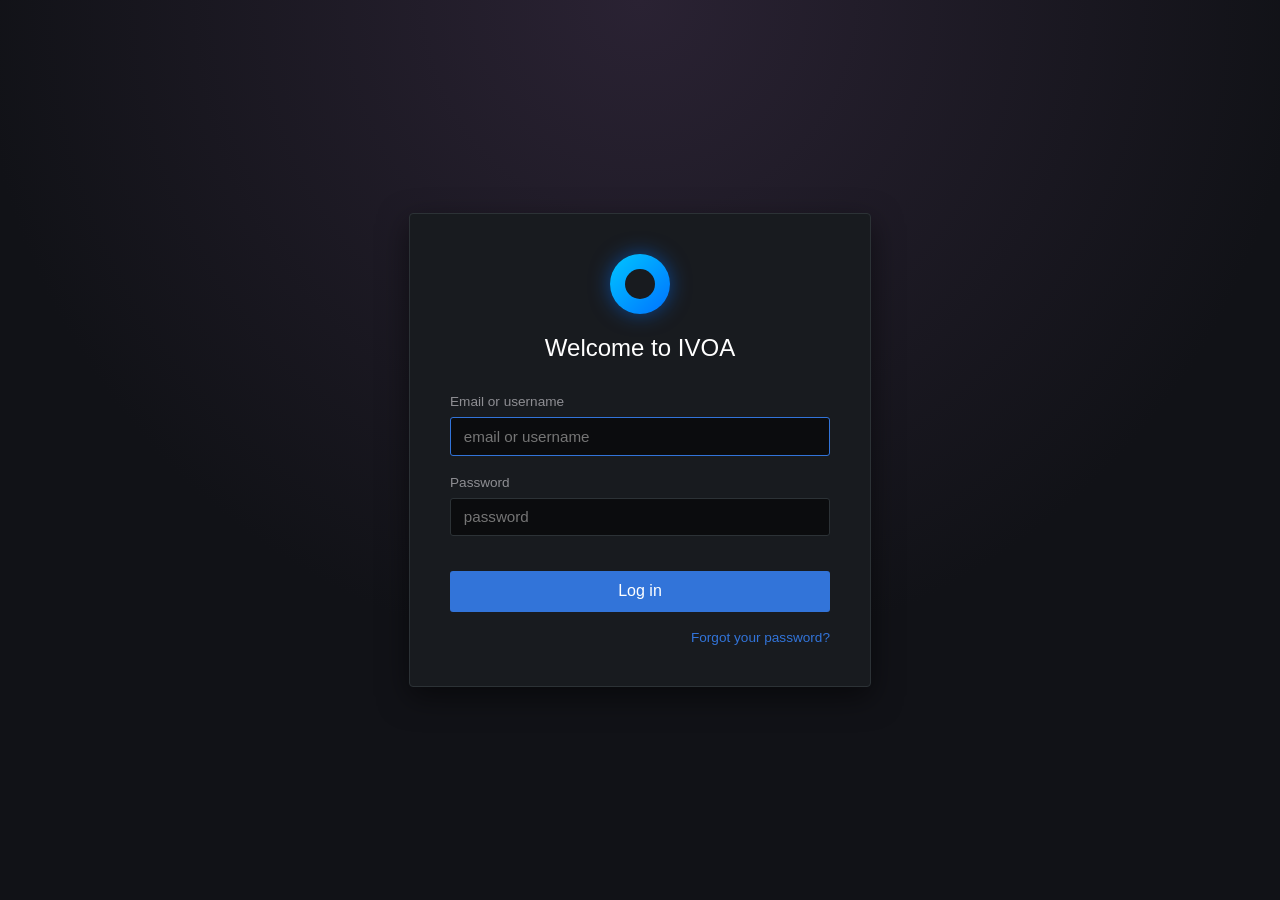
<file: src/cloud_backend/templates/login.html>
<!DOCTYPE html>
<html lang="es">
<head>
    <meta charset="UTF-8">
    <meta name="viewport" content="width=device-width, initial-scale=1.0">
    <title>Login - IVOA</title>
    <style>
        :root {
            --bg-body: #111217;
            --bg-card: #181b1f;
            --text-main: #d8d9da;
            --text-muted: #8e8e93;
            --border-color: #2c3236;
            --primary: #3274d9;
            --primary-hover: #1f60c4;
            --danger: #e02f44;
            --input-bg: #0b0c0e;
        }

        body {
            font-family: -apple-system, BlinkMacSystemFont, "Segoe UI", Roboto, Helvetica, Arial, sans-serif;
            background-color: var(--bg-body);
            background-image: radial-gradient(circle at 50% 0%, #2a2233 0%, var(--bg-body) 60%);
            color: var(--text-main);
            height: 100vh;
            margin: 0;
            display: flex;
            align-items: center;
            justify-content: center;
        }

        .login-card {
            background-color: var(--bg-card);
            border: 1px solid var(--border-color);
            border-radius: 4px;
            width: 100%;
            max-width: 380px;
            padding: 2.5rem;
            box-shadow: 0 10px 30px rgba(0,0,0,0.5);
        }

        .logo-container {
            text-align: center;
            margin-bottom: 2rem;
        }

        .logo-icon {
            width: 60px;
            height: 60px;
            background: linear-gradient(135deg, #00c6ff, #0072ff);
            border-radius: 50%;
            display: inline-flex;
            align-items: center;
            justify-content: center;
            margin-bottom: 1rem;
            box-shadow: 0 0 20px rgba(0, 114, 255, 0.5);
            position: relative;
        }
        
        .logo-icon::after {
            content: '';
            position: absolute;
            width: 30px;
            height: 30px;
            background-color: var(--bg-card);
            border-radius: 50%;
        }

        h2 {
            font-size: 1.5rem;
            font-weight: 500;
            margin: 0;
            color: #fff;
        }

        .form-group {
            margin-bottom: 1.2rem;
        }

        label {
            display: block;
            margin-bottom: 0.5rem;
            font-size: 0.85rem;
            color: var(--text-muted);
            font-weight: 500;
        }

        input {
            width: 100%;
            padding: 0.6rem 0.8rem;
            background-color: var(--input-bg);
            border: 1px solid var(--border-color);
            border-radius: 3px;
            color: var(--text-main);
            font-size: 0.95rem;
            box-sizing: border-box;
            transition: border-color 0.2s;
        }

        input:focus {
            outline: none;
            border-color: var(--primary);
        }

        .btn-submit {
            width: 100%;
            padding: 0.7rem;
            background-color: var(--primary);
            color: white;
            border: none;
            border-radius: 3px;
            font-size: 1rem;
            font-weight: 500;
            cursor: pointer;
            margin-top: 1rem;
            transition: background-color 0.2s;
        }

        .btn-submit:hover {
            background-color: var(--primary-hover);
        }

        .error-message {
            background-color: rgba(224, 47, 68, 0.1);
            color: var(--danger);
            border: 1px solid var(--danger);
            padding: 0.8rem;
            border-radius: 3px;
            margin-bottom: 1.5rem;
            font-size: 0.9rem;
            text-align: center;
            display: none;
        }

        .forgot-password {
            text-align: right;
            margin-top: 1rem;
        }

        .forgot-password a {
            color: var(--primary);
            text-decoration: none;
            font-size: 0.85rem;
        }

        .forgot-password a:hover {
            text-decoration: underline;
        }
    </style>
</head>
<body>

    <div class="login-card">
        <div class="logo-container">
            <div class="logo-icon"></div>
            <h2>Welcome to IVOA</h2>
        </div>

        <div class="error-message" id="error-msg">
            Invalid email or password
        </div>

        <form action="/login" method="POST">
            <div class="form-group">
                <label for="username">Email or username</label>
                <input type="text" id="username" name="username" placeholder="email or username" required autofocus>
            </div>
            
            <div class="form-group">
                <label for="password">Password</label>
                <input type="password" id="password" name="password" placeholder="password" required>
            </div>

            <button type="submit" class="btn-submit">Log in</button>
        </form>

        <div class="forgot-password">
            <a href="#">Forgot your password?</a>
        </div>
    </div>

    <script>
        // Mostrar error si la URL trae parámetro ?error=1
        const urlParams = new URLSearchParams(window.location.search);
        if (urlParams.has('error')) {
            document.getElementById('error-msg').style.display = 'block';
        }
    </script>
</body>
</html>
</file>
